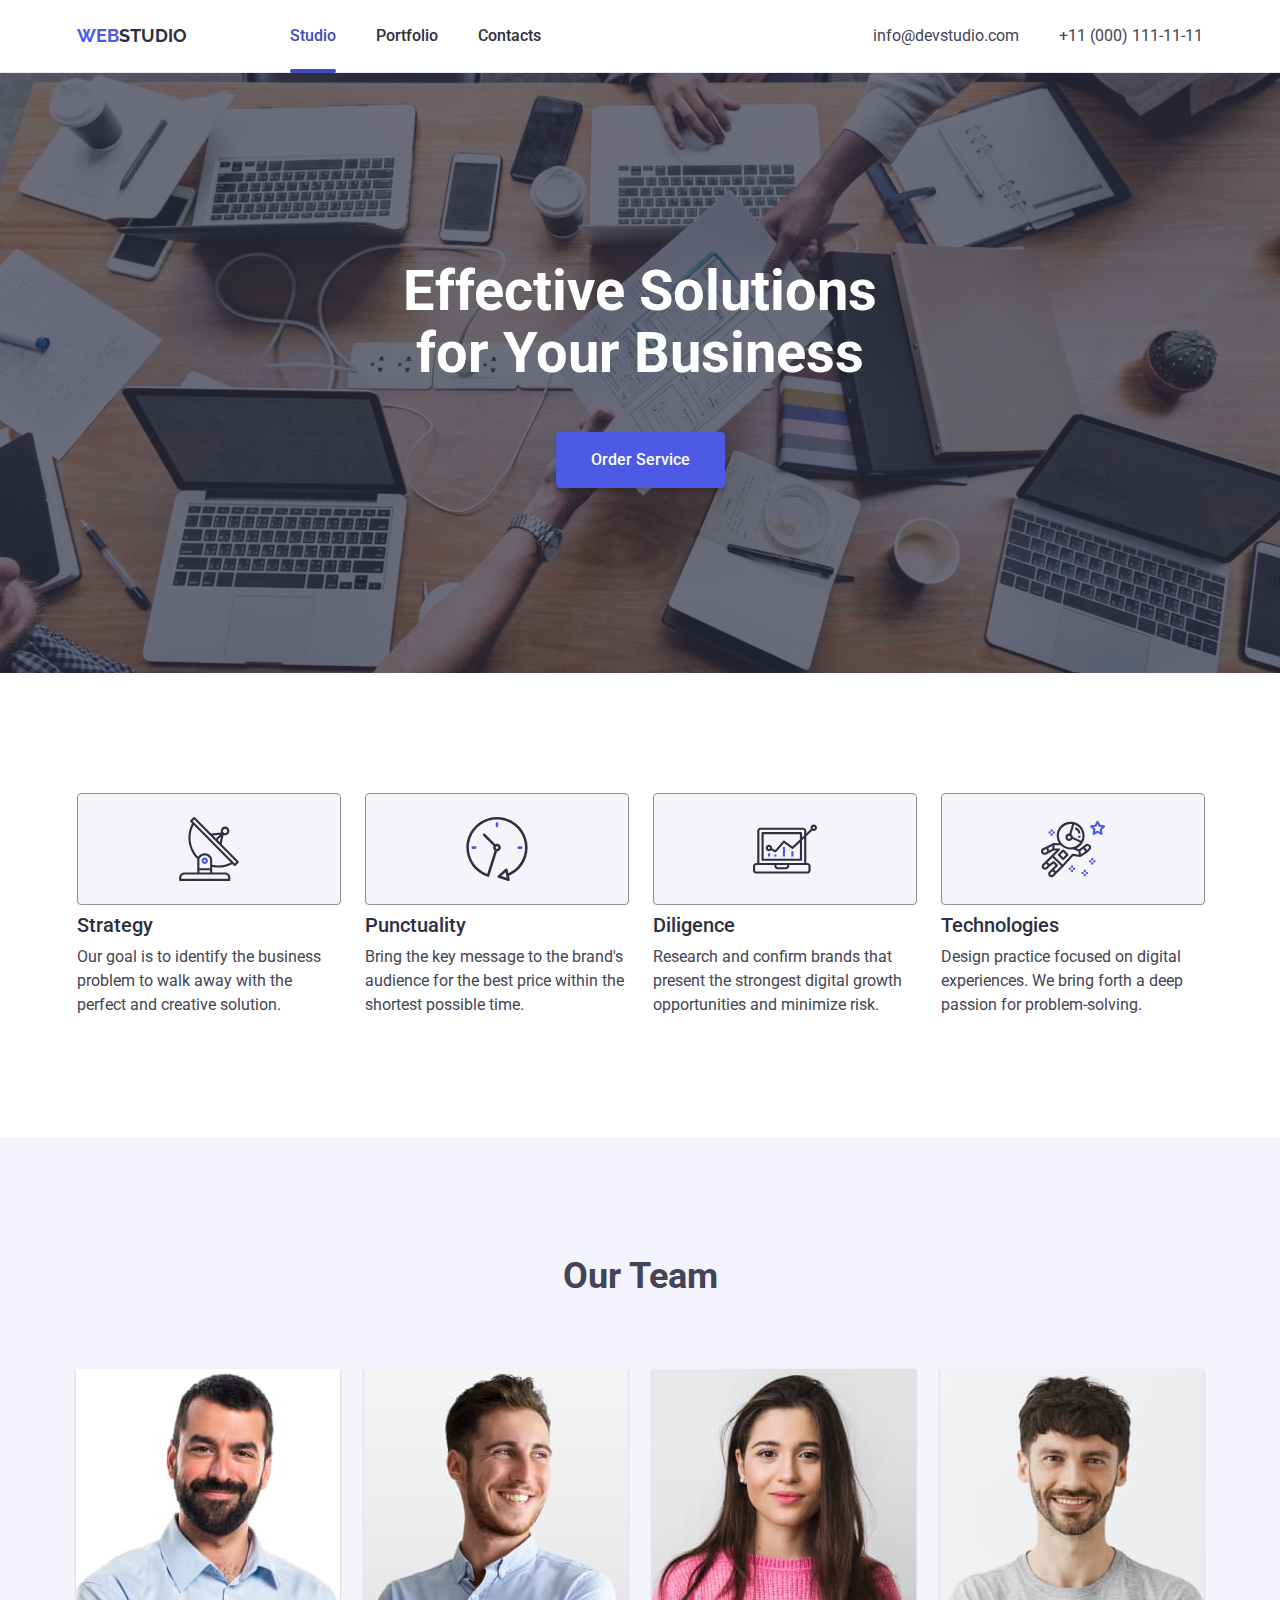
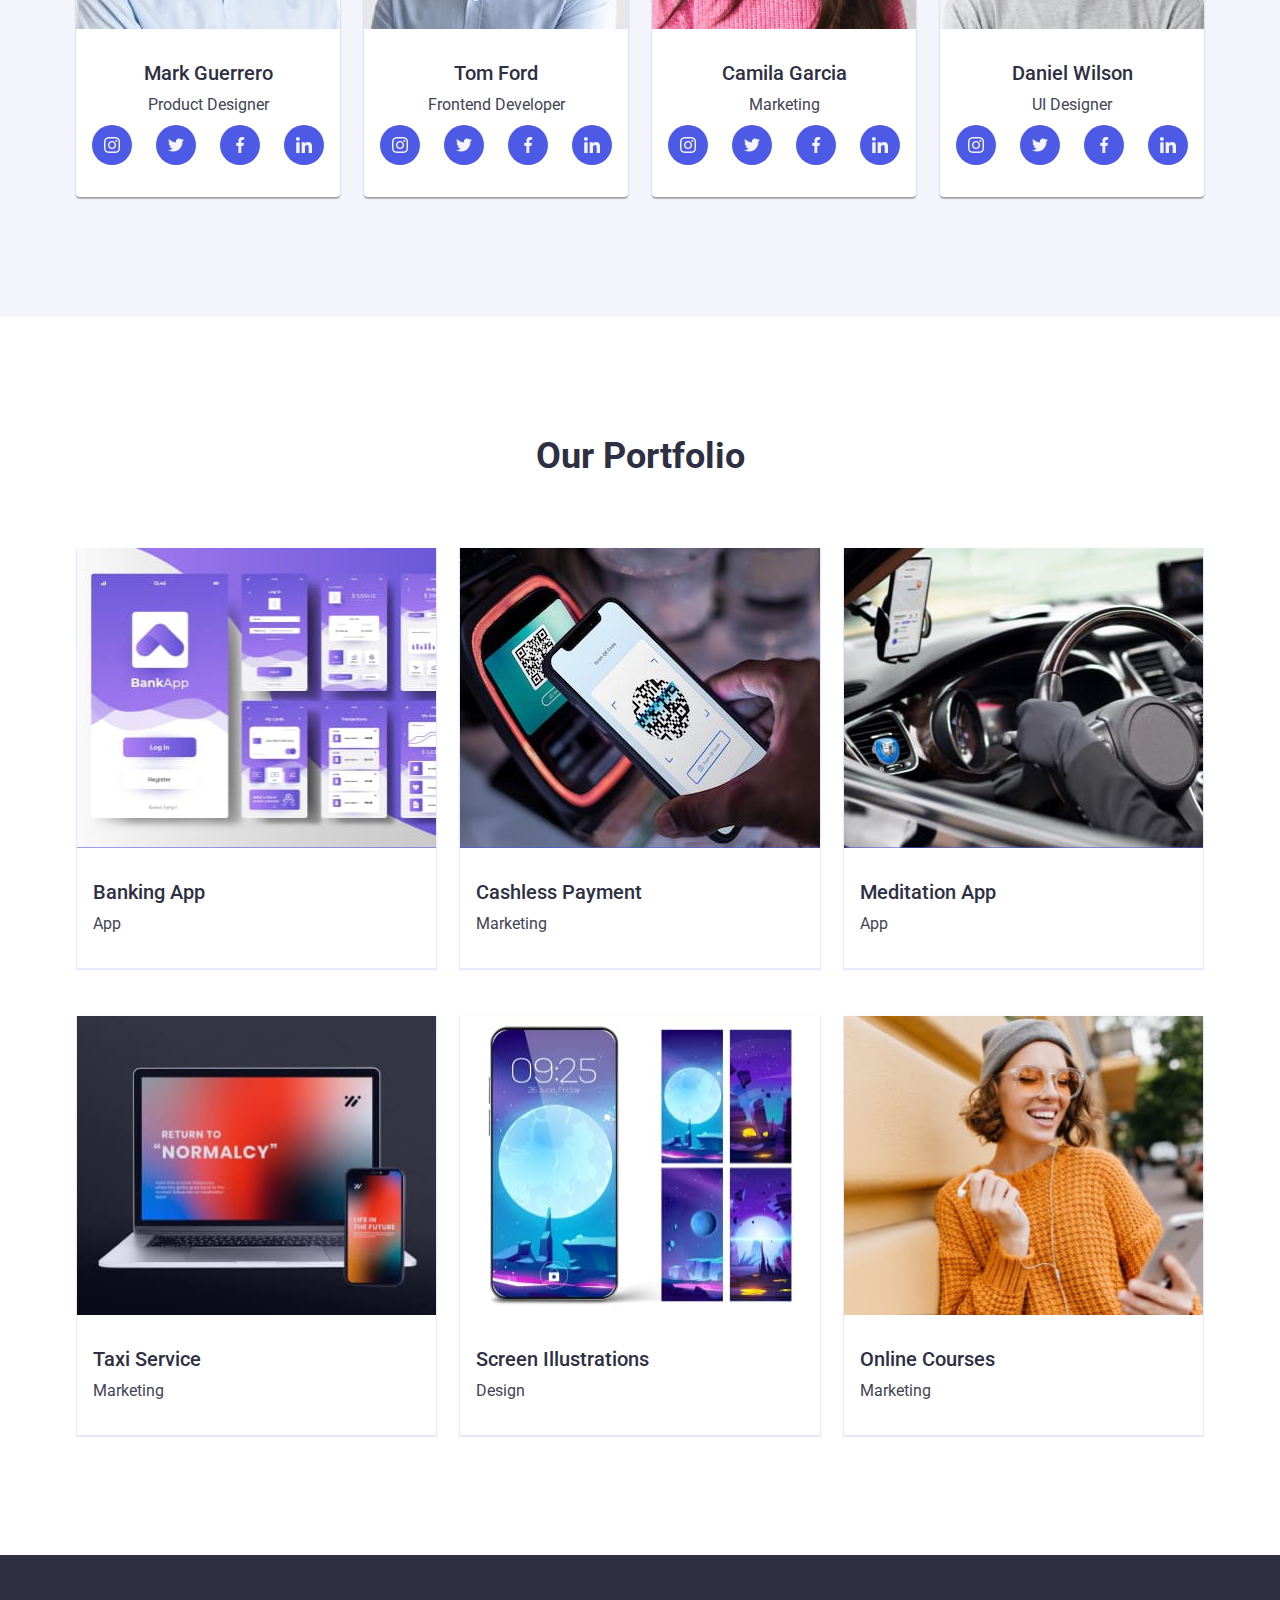
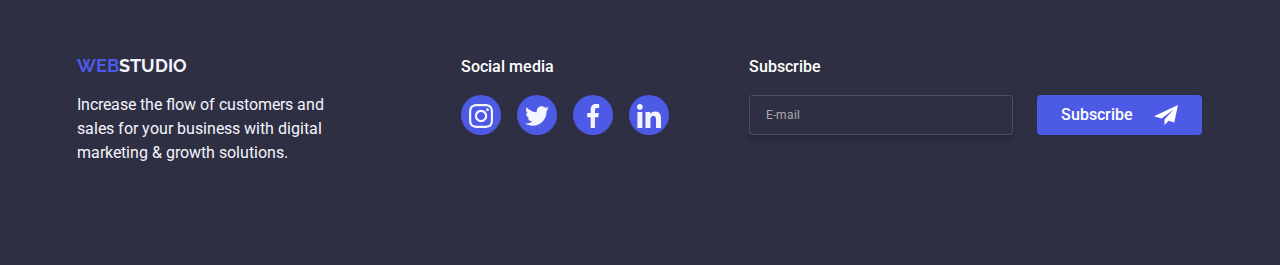
<file: index.html>
<!DOCTYPE html>
<html lang="en">

<head>
    <meta charset="UTF-8">
    <meta name="viewport" content="width=device-width, initial-scale=1.0">
    <title>Portfolio2</title>

    <link rel="preconnect" href="https://fonts.googleapis.com">
    <link rel="preconnect" href="https://fonts.gstatic.com" crossorigin>
    <link
        href="https://fonts.googleapis.com/css2?family=Raleway:wght@100..900&family=Roboto:wght@400;500;700&display=swap"
        rel="stylesheet">

    <link rel="stylesheet"
        href=" https://cdnjs.cloudflare.com/ajax/libs/modern-normalize/2.0.0/modern-normalize.min.css">

    <link rel="stylesheet" href="./css/style.css">
</head>

<body>

    <!-- header -->
    <header class="header-page">
        <div class="container header-page-nav">
            <a class="header-logo-link" href="/">WEB<span class="header-logo-span">STUDIO</span></a>

            <button class="header-mob-menu-button" type="button" data-menu-button aria-expanded="false"
                aria-controls="header-menu-container">
                <svg class="mob-menu" width="24" height="24" aria-label="switch mobail menu">
                    <use class="mob-menu-icon" href="./images/sprite.svg#icon-open-menu"></use>
                    <use class="mob-menu-icon-close" href="./images/sprite.svg#icon-close-menu"></use>
                </svg>
            </button>

            <div class="header-menu-container" id="header-menu-container" data-menu>
                <nav class="header-nav">
                    <ul class="header-nav-list">
                        <li class="header-nav-item"><a href="#studio" class="header-nav-link current-page">Studio</a>
                        </li>
                        <li class="header-nav-item"><a href="#portfolio" class="header-nav-link">Portfolio</a></li>
                        <li class="header-nav-item"><a href="#contacts" class="header-nav-link">Contacts</a></li>
                    </ul>
                </nav>

                <ul class="header-contact">
                    <li class="header-contact-mail">
                        <a class="header-contact-link" href="mailto:info@devstudio.com">info@devstudio.com</a>
                    </li>
                    <li class="header-contact-tel">
                        <a class="header-contact-link" href="tel:+11(000)1111111">+11 (000) 111-11-11</a>
                    </li>
                </ul>
                <!-- header-social -->
                <ul class=" header-social ">
                    <li>
                        <a>​​
                            <div class=" header-social-item ">
                                <svg width=" 16 " height=" 16 ">
                                    <use href=" ./images/symbol-defs.svg#icon-instagram ">
                                    </use>
                                </svg>
                            </div>
                        </a>

                    </li>
                    <li>
                        <a>​​
                            <div class=" header-social-item ">
                                <svg width=" 16 " height=" 16 ">
                                    <use href=" ./images/symbol-defs.svg#icon-twitter ">
                                    </use>
                                </svg>
                            </div>
                        </a>
                    </li>
                    <li>
                        <a>​​
                            <div class=" header-social-item ">
                                <svg width=" 16 " height=" 16 ">
                                    <use href=" ./images/symbol-defs.svg#icon-facebook ">
                                    </use>
                                </svg>
                            </div>
                        </a>
                    </li>
                    <li>
                        <a>​​
                            <div class=" header-social-item ">
                                <svg width=" 16 " height=" 16 ">
                                    <use href=" ./images/symbol-defs.svg#icon-linkedin ">
                                    </use>
                                </svg>
                            </div>
                        </a>
                    </li>
                </ul>

            </div>

        </div>
    </header>

    <!-- main -->
    <main>
        <!-- Hero -->

        <!-- Order Service -->
        <section class="section-order-service section">
            <div class="container">
                <h1 class="order-service-title">Effective Solutions<br>for Your Business</h1>
                <button class="order-service-btn button" data-modal-open type="button">Order Service</button>
            </div>

            <!-- Modal -->
            <div class="order-container-overlay is-hidden" data-modal>
                <form class="order-modal">

                    <button class="order-modal-close" data-modal-close>
                        <svg class="oarder-modal-icon" aria-hidden="true" width="8" height="8">
                            <use href="./images/symbol-defs.svg#icon-close"></use>
                        </svg>
                    </button>

                    <h2 class="order-modal-text">Leave your contacts and we will call you back</h2>

                    <h3 class="order-modal-input-title">Name</h3>
                    <lable class="order-modal-input">
                        <div class="order-icon-position">
                            <input class="order-modal-input-text" aria-hidden="true" type="text" name="userName"
                                autofocus>
                            <svg class="order-modal-input-icon" width="18" height="24">
                                <use href="./images/symbol-defs.svg#icon-person-black"></use>
                            </svg>
                        </div>
                    </lable>

                    <span class="order-modal-input-title">Phone</span>
                    <lable class="order-modal-input">
                        <div class="order-icon-position">
                            <input class="order-modal-input-text" type="text" name="phone">
                            <svg class="order-modal-input-icon" aria-hidden="true" width="18" height="24">
                                <use href="./images/symbol-defs.svg#icon-phone-black"></use>
                            </svg>
                        </div>
                    </lable>

                    <span class="order-modal-input-title">Email</span>
                    <lable class="order-modal-input">
                        <div class="order-icon-position">
                            <input class="order-modal-input-text" type="text" name="email">
                            <svg class="order-modal-input-icon" aria-hidden="true" width="18" height="24">
                                <use href="./images/symbol-defs.svg#icon-email-black"></use>
                            </svg>
                        </div>
                    </lable>

                    <lable class="order-modal-input">
                        <span class="order-modal-input-title">Comment</span>
                        <textarea class="order-modal-textarea-text" name="comment" placeholder="Text input"></textarea>
                    </lable>

                    <div for="checkbox">
                        <label class="order-modal-accept">

                            <input class="order-modal-input-checkbox visually-hidden" type="checkbox" name="checkbox">
                            <svg class="order-modal-checkbox-icon" aria-hidden="true" width="16" height="16">
                                <use href="./images/symbol-defs.svg#icon-square"></use>
                            </svg>

                            <svg class="order-modal-accept-icon icon-check" aria-hidden="true" width="16" height="16">
                                <use href="./images/symbol-defs.svg#icon-check"></use>
                            </svg>

                            <div class="order-modal-box">
                                <span class="order-modal-agre">I accept the terms and conditions of the</span>
                                <a href="" class="modal-order-agre-active">Privacy Policy</a>
                            </div>
                        </label>
                    </div>

                    <button class="order-modal-btn button" type="submit">Send</button>
                </form>
            </div>
        </section>

        <!-- Our advantages -->
        <section class="section">
            <div class="container">
                <h2 class="our-advantage-title visually-hidden">Our advantages</h2>
                <ul class="our-advantage-flex">
                    <li class="our-advantage-wrap">
                        <div class="our-advantage-item">
                            <svg class="our-advantage-icon" width="64" height="64">
                                <use href="./images/symbol-defs.svg#icon-antenna"></use>
                            </svg>
                        </div>
                        <h3 class="our-advantage-heading">Strategy</h3>
                        <p class="our-advantage-text">Our goal is to identify the business
                            problem to walk away with the perfect and creative solution.</p>
                    </li>
                    <li class="our-advantage-wrap">
                        <div class="our-advantage-item">
                            <svg class="our-advantage-icon" width="64" height="64">
                                <use href="./images/symbol-defs.svg#icon-clock" width="64" height="64"></use>
                            </svg>
                        </div>
                        <h3 class="our-advantage-heading">Punctuality</h3>
                        <p class="our-advantage-text">Bring the key message to the brand's audience for the best price
                            within the shortest possible
                            time.</p>
                    </li>
                    <li class="our-advantage-wrap">
                        <div class="our-advantage-item">
                            <svg class="our-advantage-icon" width="64" height="64">
                                <use href="./images/symbol-defs.svg#icon-diagram" width="64" height="64"></use>
                            </svg>
                        </div>
                        <h3 class="our-advantage-heading">Diligence</h3>
                        <p class="our-advantage-text">Research and confirm brands that present the strongest digital
                            growth
                            opportunities and minimize
                            risk.</p>
                    </li>
                    <li class="our-advantage-wrap">
                        <div class="our-advantage-item">
                            <svg class="our-advantage-icon" width="64" height="64">
                                <use href="./images/symbol-defs.svg#icon-astronaut" width="64" height="64"></use>
                            </svg>
                        </div>
                        <h3 class="our-advantage-heading">Technologies</h3>
                        <p class="our-advantage-text">Design practice focused on digital experiences. We bring forth a
                            deep
                            passion for
                            problem-solving.</p>
                    </li>
                </ul>
            </div>
        </section>

        <!-- Our Team -->
        <section class="section-our-team section">
            <div class="container">
                <h2 class="our-team-title">Our Team</h2>
                <ul class="our-team-flex">
                    <li class="our-team-border">
                        <picture>
                            <img class="our-team-img" srcset="
                            ./images/our-team/Mark-Guerrero-264px@1x.jpg 1x, 
                                ./images/our-team/Mark-Guerrero-264px@2x.jpg 2x"
                                src="./images/our-team/Mark-Guerrero-264px@1x.jpg" alt="Product Designer" width="320">
                        </picture>
                        <h3 class="our-team-heading">Mark Guerrero</h3>
                        <p class="our-team-text">Product Designer</p>
                        <ul class="our-team-social">
                            <li>
                                <a class="our-team-social-link">
                                    <div class="our-team-social-item">
                                        <svg class="our-team-social-icon" width="16" height="16">
                                            <use href="./images/symbol-defs.svg#icon-instagram"></use>
                                        </svg>
                                    </div>
                                </a>

                            </li>
                            <li>
                                <a class="our-team-social-link">
                                    <div class="our-team-social-item">
                                        <svg class="our-team-social-icon" width="16" height="16">
                                            <use href="./images/symbol-defs.svg#icon-twitter"></use>
                                        </svg>
                                    </div>
                                </a>
                            </li>
                            <li>
                                <a class="our-team-social-link">
                                    <div class="our-team-social-item">
                                        <svg class="our-team-social-icon" width="16" height="16">
                                            <use href="./images/symbol-defs.svg#icon-facebook"></use>
                                        </svg>
                                    </div>
                                </a>
                            </li>
                            <li>
                                <a class="our-team-social-link">
                                    <div class="our-team-social-item">
                                        <svg class="our-team-social-icon" width="16" height="16">
                                            <use href="./images/symbol-defs.svg#icon-linkedin"></use>
                                        </svg>
                                    </div>
                                </a>
                            </li>
                        </ul>
                    </li>
                    <li class="our-team-border">

                        <picture>
                            <img class="our-team-img" srcset="
                            ./images/our-team/Tom-Ford-264px@1x.jpg 1x,
                            ./images/our-team/Tom-Ford-264px@2x.jpg 2x" src="./images/our-team/Tom-Ford-264px@1x.jpg"
                                alt="Frontend Developer" width="320">
                        </picture>

                        <h3 class="our-team-heading">Tom Ford</h3>
                        <p class="our-team-text">Frontend Developer</p>
                        <ul class="our-team-social">
                            <li>
                                <a class="our-team-social-link">
                                    <div class="our-team-social-item">
                                        <svg class="our-team-social-icon" width="16" height="16">
                                            <use href="./images/symbol-defs.svg#icon-instagram"></use>
                                        </svg>
                                    </div>
                                </a>

                            </li>
                            <li>
                                <a class="our-team-social-link">
                                    <div class="our-team-social-item">
                                        <svg class="our-team-social-icon" width="16" height="16">
                                            <use href="./images/symbol-defs.svg#icon-twitter"></use>
                                        </svg>
                                    </div>
                                </a>
                            </li>
                            <li>
                                <a class="our-team-social-link">
                                    <div class="our-team-social-item">
                                        <svg class="our-team-social-icon" width="16" height="16">
                                            <use href="./images/symbol-defs.svg#icon-facebook"></use>
                                        </svg>
                                    </div>
                                </a>
                            </li>
                            <li>
                                <a class="our-team-social-link">
                                    <div class="our-team-social-item">
                                        <svg class="our-team-social-icon" width="16" height="16">
                                            <use href="./images/symbol-defs.svg#icon-linkedin"></use>
                                        </svg>
                                    </div>
                                </a>
                            </li>
                        </ul>
                    </li>
                    <li class="our-team-border">

                        <picture>
                            <img class="our-team-img" srcset="
                                                    ./images/our-team/Camila-Garcia-264px@1x.jpg 1x,
                                                    ./images/our-team/Camila-Garcia-264px@2x.jpg 2x"
                                src="/images/our-team/Camila-Garcia-264px@1x.jpg" alt="arketing" width="320">
                        </picture>

                        <h3 class="our-team-heading">Camila Garcia</h3>
                        <p class="our-team-text">Marketing</p>
                        <ul class="our-team-social">
                            <li>
                                <a class="our-team-social-link">
                                    <div class="our-team-social-item">
                                        <svg class="our-team-social-icon" width="16" height="16">
                                            <use href="./images/symbol-defs.svg#icon-instagram"></use>
                                        </svg>
                                    </div>
                                </a>

                            </li>
                            <li>
                                <a class="our-team-social-link">
                                    <div class="our-team-social-item">
                                        <svg class="our-team-social-icon" width="16" height="16">
                                            <use href="./images/symbol-defs.svg#icon-twitter"></use>
                                        </svg>
                                    </div>
                                </a>
                            </li>
                            <li>
                                <a class="our-team-social-link">
                                    <div class="our-team-social-item">
                                        <svg class="our-team-social-icon" width="16" height="16">
                                            <use href="./images/symbol-defs.svg#icon-facebook"></use>
                                        </svg>
                                    </div>
                                </a>
                            </li>
                            <li>
                                <a class="our-team-social-link">
                                    <div class="our-team-social-item">
                                        <svg class="our-team-social-icon" width="16" height="16">
                                            <use href="./images/symbol-defs.svg#icon-linkedin"></use>
                                        </svg>
                                    </div>
                                </a>
                            </li>
                        </ul>
                    </li>
                    <li class="our-team-border">

                        <picture>
                            <img class="our-team-img" srcset="
                            ./images/our-team/Daniel-Wilson-264px@1x.jpg 1x,
                            ./images/our-team/Daniel-Wilson-264px@2x.jpg 2x"
                                src="./images/our-team/Daniel-Wilson-264px@1x.jpg" alt="UI Designer" width="320">
                        </picture>

                        <h3 class="our-team-heading">Daniel Wilson</h3>
                        <p class="our-team-text">UI Designer</p>
                        <ul class="our-team-social">
                            <li>
                                <a class="our-team-social-link">
                                    <div class="our-team-social-item">
                                        <svg class="our-team-social-icon" width="16" height="16">
                                            <use href="./images/symbol-defs.svg#icon-instagram"></use>
                                        </svg>
                                    </div>
                                </a>

                            </li>
                            <li>
                                <a class="our-team-social-link">
                                    <div class="our-team-social-item">
                                        <svg class="our-team-social-icon" width="16" height="16">
                                            <use href="./images/symbol-defs.svg#icon-twitter"></use>
                                        </svg>
                                    </div>
                                </a>
                            </li>
                            <li>
                                <a class="our-team-social-link">
                                    <div class="our-team-social-item">
                                        <svg class="our-team-social-icon" width="16" height="16">
                                            <use href="./images/symbol-defs.svg#icon-facebook"></use>
                                        </svg>
                                    </div>
                                </a>
                            </li>
                            <li>
                                <a class="our-team-social-link">
                                    <div class="our-team-social-item">
                                        <svg class="our-team-social-icon" width="16" height="16">
                                            <use href="./images/symbol-defs.svg#icon-linkedin"></use>
                                        </svg>
                                    </div>
                                </a>
                            </li>
                        </ul>
                    </li>
                </ul>
            </div>
        </section>

        <!-- Our portfolio -->
        <section class="section">
            <div class="container">
                <h2 id="portfolio" class="our-portfolio-title">Our Portfolio</h2>

                <ul class="our-portfolio-flex">
                    <li class="our-portfolio-border">
                        <a class="our-portfolio-shadow" href="">
                            <div class="our-portfolio-img-overlay">

                                <picture>
                                    <source srcset="
                                        ./images/our-portfolio/Banking-App-288px@x1.jpg 1x,
                                        ./images/our-portfolio/Banking-App-288px@x2.jpg 2x
                                            " media="(max-width: 767px)">

                                    <source srcset="
                                        ./images/our-portfolio/Banking-App-356px@x1.jpg 1x,
                                        ./images/our-portfolio/Banking-App-356px@x2.jpg 2x
                                        " media="(max-width: 1157px)">

                                    <source srcset="
                                        ./images/our-portfolio/Banking-App-360px@x1.jpg 1x,
                                        ./images/our-portfolio/Banking-App-360px@x2.jpg 2x
                                        " media="(min-width:1158px)">

                                    <img class=" our-portfolio-img"
                                        src="./images/our-portfolio/Banking-App-288px@x1.jpg" alt="Banking App">
                                </picture>

                                <p class="our-portfolio-overlay">
                                    14 Stylish and User-Friendly App Design Concepts
                                    · Task Manager App
                                    · Calorie
                                    Tracker App ·
                                    Exotic Fruit Ecommerce App ·
                                    Cloud Storage App
                                </p>
                            </div>

                            <div class="our-portfolio-img-overlay">
                                <h3 class="our-portfolio-heading">Banking App</h3>
                                <p class="our-portfolio-text">App</p>
                            </div>
                        </a>
                    </li>
                    <li class="our-portfolio-border">
                        <a class="our-portfolio-shadow" href="">
                            <div class="our-portfolio-img-overlay">

                                <picture>
                                    <source srcset="
                                        ./images/our-portfolio/Cashless-Payment-288px@x1.jpg 1x,
                                        ./images/our-portfolio/Cashless-Payment-288px@x2.jpg 2x
                                         " media="(max-width: 767px)">

                                    <source srcset="
                                        ./images/our-portfolio/Cashless-Payment-356px@x1.jpg 1x,
                                        ./images/our-portfolio/Cashless-Payment-356px@x2.jpg 2x
                                        " media="(max-width: 1157px)">

                                    <source srcset="
                                        ./images/our-portfolio/Cashless-Payment-360px@x1.jpg 1x,
                                        ./images/our-portfolio/Cashless-Payment-360px@x2.jpg 2x
                                        " media="(min-width:1158px)">

                                    <img class=" our-portfolio-img"
                                        src="./images/our-portfolio/Cashless-Payment-288px@x1.jpg"
                                        alt="Cashless Payment">
                                </picture>

                                <p class="our-portfolio-overlay">
                                    14 Stylish and User-Friendly App Design Concepts
                                    · Task Manager App
                                    · Calorie
                                    Tracker App ·
                                    Exotic Fruit Ecommerce App ·
                                    Cloud Storage App
                                </p>
                            </div>

                            <div class="our-portfolio-img-overlay">
                                <h3 class="our-portfolio-heading">Cashless Payment</h3>
                                <p class="our-portfolio-text">Marketing</p>
                            </div>
                        </a>
                    </li>
                    <li class="our-portfolio-border">
                        <a class="our-portfolio-shadow" href="">
                            <div class="our-portfolio-img-overlay">

                                <picture>
                                    <source srcset="
                                        ./images/our-portfolio/Meditation-App-288px@x1.jpg 1x,
                                        ./images/our-portfolio/Meditation-App-288px@x2.jpg 2x
                                         " media="(max-width: 767px)">

                                    <source srcset="
                                        ./images/our-portfolio/Taxi-Service-356px@x1.jpg 1x,
                                        ./images/our-portfolio/Taxi-Service-356px@x2.jpg 2x
                                        " media="(max-width: 1157px)">

                                    <source srcset="
                                        ./images/our-portfolio/Taxi-Service-360px@x1.jpg 1x,
                                        ./images/our-portfolio/Taxi-Service-360px@x2.jpg 2x
                                        " media="(min-width:1158px)">

                                    <img class="our-portfolio-img"
                                        src="./images/our-portfolio/Meditation-App-288px@x1.jpg" alt="Meditation App">
                                </picture>

                                <p class="our-portfolio-overlay">
                                    14 Stylish and User-Friendly App Design Concepts
                                    · Task Manager App
                                    · Calorie
                                    Tracker App ·
                                    Exotic Fruit Ecommerce App ·
                                    Cloud Storage App
                                </p>
                            </div>

                            <div class="our-portfolio-img-overlay">
                                <h3 class="our-portfolio-heading">Meditation App</h3>
                                <p class="our-portfolio-text">App</p>
                            </div>
                        </a>
                    </li>
                    <li class="our-portfolio-border">
                        <a class="our-portfolio-shadow" href="">
                            <div class="our-portfolio-img-overlay">

                                <picture>
                                    <source srcset="
                                        ./images/our-portfolio/Taxi-Service-288px@x1.jpg 1x,
                                        ./images/our-portfolio/Taxi-Service-288px@x2.jpg 2x
                                         " media="(max-width: 767px)">

                                    <source srcset="
                                        ./images/our-portfolio/Meditation-App-356px@x1.jpg 1x,
                                        ./images/our-portfolio/Meditation-App-356px@x2.jpg 2x
                                        " media="(max-width: 1157px)">

                                    <source srcset="
                                        ./images/our-portfolio/Meditation-App-360px@x1.jpg 1x,
                                        ./images/our-portfolio/Meditation-App-360px@x2.jpg 2x
                                        " media="(min-width:1158px)">

                                    <img class="our-portfolio-img"
                                        src="./images/our-portfolio/Taxi-Service-288px@x1.jpg" alt="Taxi Service">
                                </picture>

                                <p class="our-portfolio-overlay">
                                    14 Stylish and User-Friendly App Design Concepts
                                    · Task Manager App
                                    · Calorie
                                    Tracker App ·
                                    Exotic Fruit Ecommerce App ·
                                    Cloud Storage App
                                </p>
                            </div>

                            <div class="our-portfolio-img-overlay">
                                <h3 class="our-portfolio-heading">Taxi Service</h3>
                                <p class="our-portfolio-text">Marketing</p>
                            </div>
                        </a>
                    </li>
                    <li class="our-portfolio-border">
                        <a class="our-portfolio-shadow" href="">
                            <div class="our-portfolio-img-overlay">

                                <picture>
                                    <source srcset="
                                            ./images/our-portfolio/Screen-Illustrations-288px@x1.jpg 1x,
                                            ./images/our-portfolio/Screen-Illustrations-288px@x2.jpg 2x
                                             " media="(max-width: 767px)">

                                    <source srcset="
                                            ./images/our-portfolio/Screen-Illustrations-356px@x1.jpg 1x,
                                            ./images/our-portfolio/Screen-Illustrations-356px@x2.jpg 2x
                                            " media="(max-width: 1157px)">

                                    <source srcset="
                                            ./images/our-portfolio/Screen-Illustrations-360px@x1.jpg 1x,
                                            ./images/our-portfolio/Screen-Illustrations-360px@x2.jpg 2x
                                            " media="(min-width:1158px)">

                                    <img class="our-portfolio-img"
                                        src="./images/our-portfolio/Screen-Illustrations-288px@x1.jpg"
                                        alt="Screen Illustrations">
                                </picture>

                                <p class="our-portfolio-overlay">
                                    14 Stylish and User-Friendly App Design Concepts
                                    · Task Manager App
                                    · Calorie
                                    Tracker App ·
                                    Exotic Fruit Ecommerce App ·
                                    Cloud Storage App
                                </p>
                            </div>

                            <div class="our-portfolio-img-overlay">
                                <h3 class="our-portfolio-heading">Screen Illustrations</h3>
                                <p class="our-portfolio-text">Design</p>
                            </div>
                        </a>
                    </li>
                    <li class="our-portfolio-border">
                        <a class="our-portfolio-shadow" href="">
                            <div class="our-portfolio-img-overlay">

                                <picture>
                                    <source srcset="
                                            ./images/our-portfolio/Online-Courses-288px@x1.jpg 1x,
                                            ./images/our-portfolio/Online-Courses-288px@x2.jpg 2x
                                             " media="(max-width: 767px)"">

                                    <source srcset=" ./images/our-portfolio/Online-Courses-356px@x1.jpg 1x,
                                        ./images/our-portfolio/Online-Courses-356px@x2.jpg 2x " media=" (max-width:
                                        1157px)">

                                    <source srcset="
                                            ./images/our-portfolio/Online-Courses-360px@x1.jpg 1x,
                                            ./images/our-portfolio/Online-Courses-360px@x2.jpg 2x
                                            " media="(min-width:1158px)"">

                                    <img class=" our-portfolio-img"
                                        src="./images/our-portfolio/Online-Courses-288px@x1.jpg" alt="Online Courses">
                                </picture>

                                <p class="our-portfolio-overlay">
                                    14 Stylish and User-Friendly App Design Concepts
                                    · Task Manager App
                                    · Calorie
                                    Tracker App ·
                                    Exotic Fruit Ecommerce App ·
                                    Cloud Storage App
                                </p>
                            </div>

                            <div class="our-portfolio-img-overlay">
                                <h3 class="our-portfolio-heading">Online Courses</h3>
                                <p class="our-portfolio-text">Marketing</p>
                            </div>
                        </a>
                    </li>
                </ul>
            </div>
        </section>
    </main>

    <!-- footer -->
    <footer class="footer">
        <!-- logo -->
        <div class="container footer-wrapper">

            <div class="fotter-logo-wrapper">
                <a class="footer-logo-link" href="/">WEB<span class="footer-logo-span">STUDIO</span></a>
                <p class="footer-text">
                    Increase the flow of customers and sales for your business with
                    digital marketing & growth solutions.
                </p>
            </div>

            <!-- Social link -->
            <div class="footer-social-media">
                <h2 class="footer-social-title">Social media</h2>
                <ul class="footer-social-flex">
                    <li>
                        <a class="footer-social-link">
                            <div class="footer-social-item">
                                <svg class="footer-social-icon" width="24" height="24">
                                    <use href="./images/symbol-defs.svg#icon-instagram"></use>
                                </svg>
                            </div>
                        </a>

                    </li>
                    <li>
                        <a class="footer-social-link">
                            <div class="footer-social-item">
                                <svg class="footer-social-icon" width="24" height="24">
                                    <use href="./images/symbol-defs.svg#icon-twitter"></use>
                                </svg>
                            </div>
                        </a>
                    </li>
                    <li>
                        <a class="footer-social-link">
                            <div class="footer-social-item">
                                <svg class="footer-social-icon" width="24" height="24">
                                    <use href="./images/symbol-defs.svg#icon-facebook"></use>
                                </svg>
                            </div>
                        </a>
                    </li>
                    <li>
                        <a class="footer-social-link">
                            <div class="footer-social-item">
                                <svg class="footer-social-icon" width="24" height="24">
                                    <use href="./images/symbol-defs.svg#icon-linkedin"></use>
                                </svg>
                            </div>
                        </a>
                    </li>
                </ul>
            </div>

            <div>
                <form class="footer-form">
                    <label class="footer-lable">
                        <p class="footer-form-text">Subscribe</p>
                        <input class="footer-input-text" type="email" name="email" placeholder="E-mail">
                    </label>

                    <div class="footer-btn-wrap">
                        <svg class="footer-icon-send" aria-hidden="true" width="24" height="24">
                            <use href="./images/symbol-defs.svg#icon-icon-send"></use>
                        </svg>
                        <button class="footer-btn" type="submit">Subscribe</button>
                    </div>
                </form>
            </div>


        </div>


    </footer>

    <script src="./js/modal.js"></script>
    <script src="./js/mobile-menu.js"></script>

</body>

</html>
</file>
<file: css/style.css>
body {
  font-family: 'Roboto', 'Raleway', sans-serif;
  font-weight: 400;
  font-size: 16px;
  line-height: 1.5;

  color: #434455;
  background-color: #ffffff;
}

/* remove the page scroll when the modal is open */

body.modal-open {
  overflow: hidden;
}

/* normalize */
h2,
h3,
h4,
h5,
h6,
p {
  margin-top: 0;
  margin-bottom: 0;
}

ul,
ol {
  list-style-type: none;
  margin-top: 0;
  margin-bottom: 0;
  padding-left: 0;
}

a {
  text-decoration: none;
}

img {
  display: block;
  max-width: 100%;
  height: auto;
}

/* hidden */

.visually-hidden {
  position: absolute;
  width: 1px;
  height: 1px;
  margin: -1px;
  border: 0;
  padding: 0;

  white-space: nowrap;
  clip-path: inset(100%);
  clip: rect(0 0 0 0);
  overflow: hidden;
}

/* section */

.section {
  padding-top: 120px;
  padding-bottom: 120px;

  @media screen and (max-width: 1157px) {
    padding-top: 96px;
    padding-bottom: 96px;
  }
}

/* container */

.container {
  padding-left: 16px;
  padding-right: 16px;
  margin-left: auto;
  margin-right: auto;

  @media screen and (min-width: 320px) {
    width: 320px;
  }

  @media screen and (min-width: 768px) {
    width: 768px;
  }

  @media screen and (min-width: 1158px) {
    width: 1158px;
  }
}

/* button */

.button {
  width: 169px;
  height: 56px;
  gap: 10px;
  color: #ffffff;
  background-color: #4d5ae5;
  border-radius: 4px;
  padding-top: 16px;
  padding-right: 32px;
  padding-bottom: 16px;
  padding-left: 32px;
  border: none;
  cursor: pointer;

  box-shadow: 0 4px 4px 0 rgba(0, 0, 0, 0.15);
  transition-duration: 250ms;
  transition-timing-function: cubic-bezier(0.4, 0, 0.2, 1);
}

.button:hover,
.button:focus {
  background-color: #404bbf;
  box-shadow: 0px 3px 1px rgba(0, 0, 0, 0.1), 0px 1px 2px rgba(0, 0, 0, 0.08),
    0px 2px 2px rgba(0, 0, 0, 0.12);
}

/* <!-- header --> */

.header-page {
  position: relative;
  border-bottom: 1px solid #e7e9fc;

  @media screen and (max-width: 767px) {
    min-height: 56px;
    display: flex;
    align-items: center;
  }
}

.header-page-nav {
  display: flex;
  align-items: center;
  justify-content: space-between;
}

.header-logo-link {
  font-family: 'Raleway';
  font-weight: 700;
  font-size: 18px;
  line-height: 1.2;
  color: #4d5ae5;
}

.header-logo-span {
  color: #2e2f42;

  @media screen and (max-width: 1157px) {
    margin-right: 120px;
  }

  @media screen and (min-width: 1158px) {
    margin-right: 76px;
  }
}

/* menu mobil header*/

.header-mob-menu-button {
  display: inline-flex;
  margin: 0;
  padding: 0;
  border: none;
  background-color: transparent;
  cursor: pointer;

  @media screen and (min-width: 767px) {
    display: none;
  }
}

.mob-menu {
  z-index: 999;
}

.header-mob-menu-button .mob-menu-icon-close {
  display: none;
}

.header-mob-menu-button.is-open .mob-menu-icon-close {
  display: block;
}

.header-mob-menu-button.is-open .mob-menu-icon {
  display: none;
}

.header-menu-container {
  display: flex;
  align-items: center;
  justify-content: flex-end;
  background-color: #fff;

  @media screen and (max-width: 767px) {
    display: none;
    position: fixed;
    top: 0;
    left: 0;
    width: 100vw;
    height: 100vh;

    padding-top: 72px;
    padding-left: 16px;
    padding-right: 24px;
    padding-bottom: 40px;
    overflow: auto;

    &.is-open {
      display: block;
    }
  }
}

.header-nav-list {
  font-weight: 500;
  color: #2e2f42;

  display: flex;

  @media screen and (max-width: 767px) {
    font-family: 'Roboto', sans-serif;
    font-weight: 700;
    font-size: 36px;
    line-height: 1.1;

    align-items: flex-start;
    justify-content: flex-start;
    flex-direction: column;
    gap: 40px;

    margin-bottom: 168px;
  }

  @media screen and (min-width: 768px) {
    margin-right: 121px;
  }

  @media screen and (min-width: 1158px) {
    margin-right: 332px;
  }
}

.header-nav-item:not(:last-child) {
  margin-right: 40px;
}

.header-nav-link {
  color: #2e2f42;

  @media screen and (min-width: 768px) {
    position: relative;
    display: flex;
    flex-direction: column;
    padding-top: 24px;
    padding-bottom: 24px;
  }
}

.header-nav-link:hover,
.header-nav-link:active {
  color: #404bbf;
}

.current-page {
  color: #404bbf;
}

@media screen and (min-width: 768px) {
  .header-nav-link.current-page::after {
    position: absolute;
    display: block;
    content: '';
    width: 100%;
    height: 4px;
    border-radius: 2px;
    background-color: #404bbf;
    bottom: 0;
    left: 0;
    margin-bottom: -1px;
  }
}

.header-contact {
  display: flex;

  @media screen and (max-width: 767px) {
    font-weight: 500;
    font-size: 20px;

    align-items: flex-start;
    justify-content: flex-start;
    flex-direction: column-reverse;

    margin-bottom: 48px;
    color: #4d5ae5;
  }

  @media screen and (min-width: 768px) {
    font-size: 12px;
    flex-direction: column;
  }

  @media screen and (min-width: 1158px) {
    font-size: 16px;
    flex-direction: row;
  }
}

.header-contact-tel .header-contact-link {
  @media screen and (max-width: 767px) {
    color: #4d5ae5;
  }
}

.header-contact-tel {
  @media screen and (max-width: 767px) {
    margin-bottom: 24px;
  }
}

.header-contact-link {
  font-family: 'Roboto';
  color: #434455;
}

.header-contact-link:hover,
.header-contact-link:active {
  color: #404bbf;
  transition: color 250ms cubic-bezier(0.4, 0, 0.2, 1);
}

.header-contact-mail {
  @media screen and (min-width: 768px) and (max-width: 1157px) {
    margin-bottom: 12px;
  }

  @media screen and (min-width: 1158px) {
    margin-right: 40px;
  }
}

.header-social {
  display: none;
  @media screen and (max-width: 767px) {
    display: flex;
    gap: 40px;
  }
}

.header-social-item {
  display: flex;
  justify-content: center;
  align-items: center;
  cursor: pointer;

  height: 40px;
  width: 40px;

  border-radius: 50%;
  background-color: #404bbf;
}

/* <!-- main --> */

/* <!-- Order Service --> */

/* Hero */
.section-order-service {
  margin-left: auto;
  margin-right: auto;
  text-align: center;
  background-color: #2e2f42;

  max-width: 320px;
  max-height: 432px;

  padding-top: 72px;
  padding-bottom: 72px;

  background-image: linear-gradient(
      to right,
      rgba(46, 47, 66, 0.7),
      rgba(46, 47, 66, 0.7)
    ),
    url('../images/hero/hero-dark-bg-320@x1.jpg');
  background-size: 320px 432px;

  background-repeat: no-repeat;
  background-size: cover;
  background-position: center;
}

@media (min-device-pixel-ratio: 2),
  (min-resolution: 192dpi),
  (min-resolution: 2dppx) {
  .section-order-service {
    background-image: linear-gradient(
        to right,
        rgba(46, 47, 66, 0.7),
        rgba(46, 47, 66, 0.7)
      ),
      url('../images/hero/hero-dark-bg-320@x2.jpg');
  }
}

@media screen and (min-width: 576px) {
  .section-order-service {
    max-width: 768px;
    max-height: 436px;

    padding-bottom: 112px;

    background-image: linear-gradient(
        to right,
        rgba(46, 47, 66, 0.7),
        rgba(46, 47, 66, 0.7)
      ),
      url('../images/hero/hero-dark-bg-768@x1.jpg');
  }
  @media (min-device-pixel-ratio: 2),
    (min-resolution: 192dpi),
    (min-resolution: 2dppx) {
    .section-order-service {
      background-image: linear-gradient(
          to right,
          rgba(46, 47, 66, 0.7),
          rgba(46, 47, 66, 0.7)
        ),
        url('../images/hero/hero-dark-bg-768@x2.jpg');
    }
  }
}

@media screen and (min-width: 992px) {
  .section-order-service {
    max-width: 1440px;
    max-height: 600px;

    padding-top: 188px;
    padding-bottom: 188px;

    background-image: linear-gradient(
        to right,
        rgba(46, 47, 66, 0.7),
        rgba(46, 47, 66, 0.7)
      ),
      url('../images/hero/hero-dark-bg-1140@x1.jpg');
  }
  @media (min-device-pixel-ratio: 2),
    (min-resolution: 192dpi),
    (min-resolution: 2dppx) {
    .section-order-service {
      background-image: linear-gradient(
          to right,
          rgba(46, 47, 66, 0.7),
          rgba(46, 47, 66, 0.7)
        ),
        url('../images/hero/hero-dark-bg-1140@x2.jpg');
    }
  }
}

.order-service-title {
  font-family: 'Roboto';
  font-weight: 700;
  font-size: 56px;
  color: #ffffff;
  line-height: 1.1;

  margin-top: 0;
  margin-bottom: 48px;

  @media screen and (max-width: 767px) {
    font-size: 36px;
    padding-left: 2px;
    margin-bottom: 72px;
  }
}

.order-service-btn {
  font-family: inherit;
  font-weight: 500;
  color: #ffffff;
  background-color: #4d5ae5;
  border: none;
}

/* order modal */

.order-modal-close {
  position: absolute;
  display: flex;
  align-self: flex-end;

  width: 24px;
  height: 24px;
  border-radius: 50%;
  margin-bottom: 24px;

  outline: none;
  cursor: pointer;

  background-color: rgba(231, 233, 252, 1);
  border: 1px solid rgba(0, 0, 0, 0.1);
  transition: background-color 250ms cubic-bezier(0.4, 0, 0.2, 1);
}

.oarder-modal-icon {
  display: block;
  position: absolute;
  top: 7px;
  right: 7px;

  transition-duration: 250ms;
  transition-timing-function: cubic-bezier(0.4, 0, 0.2, 1);
}

.order-modal-close:hover,
.order-modal-close:focus {
  fill: #fff;
  background-color: #404bbf;
  transition: background-color 250ms cubic-bezier(0.4, 0, 0.2, 1);
}

.order-icon-position {
  position: relative;
}

.order-modal-input-icon {
  position: absolute;
  top: 8px;
  left: 16px;
}

.order-modal-text {
  font-family: 'Roboto';
  font-weight: 500;
  font-size: 16px;
  line-height: 1.5;

  color: #2e2f42;
  margin-right: auto;
  margin-left: auto;
  margin-top: 48px;
  margin-bottom: 16px;
}

.order-modal-input-title {
  display: flex;
  align-self: flex-start;
  font-size: 12px;
  line-height: 1.5;
  color: #8e8f99;
  margin-bottom: 4px;
}

.order-modal-input-text {
  position: inherit;
  width: 360px;
  height: 40px;
  color: #2e2f42;
  border-radius: 4px;
  border: 1px solid rgba(46, 47, 66, 0.4);
  margin-bottom: 8px;
  padding-left: 40px;
  padding-right: 16px;

  transition-duration: 250ms;
  transition-timing-function: cubic-bezier(0.4, 0, 0.2, 1);

  outline: none;

  @media screen and (max-width: 767px) {
    max-width: 256px;
  }
}

.order-modal-input-text:focus {
  border: 2px solid #4d5ae5;
}

.order-modal-input-text:focus + .order-modal-input-icon {
  fill: #4d5ae5;
}

.order-modal-textarea-text:focus {
  border: 2px solid #4d5ae5;
}

.order-modal-input-text:placeholder-shown {
  border-color: #4d5ae5;
}

.order-modal-textarea-text {
  font-family: inherit;
  line-height: inherit;
  font-size: 12px;

  resize: none;
  width: 360px;
  height: 120px;
  color: #2e2f42;
  border-radius: 4px;
  border: 1px solid rgba(46, 47, 66, 0.4);
  padding-left: 16px;
  padding-top: 8px;
  padding-right: 16px;
  padding-bottom: 8px;

  transition-duration: 250ms;
  transition-timing-function: cubic-bezier(0.4, 0, 0.2, 1);

  outline: none;

  @media screen and (max-width: 767px) {
    max-width: 256px;
  }
}

.order-modal-accept {
  position: inherit;
  display: flex;
  align-items: center;
  margin-bottom: 24px;
}

.order-modal-input-checkbox {
  appearance: none;
}

.order-modal-checkbox-icon {
  fill: #8e8f99;
  border-radius: 2px;
}

.icon-check {
  position: absolute;
  fill: #ffffff;
  background: #404bbf;
  border: 0.2px solid #404bbf;
  border-radius: 2px;
  opacity: 0;
  transition: opacity 250ms cubic-bezier(0.4, 0, 0.2, 1);
}

.order-modal-input-checkbox:checked ~ .icon-check {
  opacity: 1;
}

.order-modal-box {
  display: flex;
  align-items: center;
  justify-content: flex-start;
  flex-wrap: wrap;
}

.order-modal-agre {
  display: inline-block;
  font-family: inherit;
  font-size: 12px;
  line-height: inherit;
  color: rgba(142, 143, 153, 1);
  margin-left: 8px;
  margin-right: 6px;
}

.modal-order-agre-active {
  display: inline-block;
  font-family: inherit;
  font-size: 12px;
  text-decoration: underline;
  color: #4d5ae5;

  @media screen and (max-width: 767px) {
    margin-left: 8px;
  }
}

.order-container-overlay {
  display: flex;
  justify-content: center;
  align-items: center;
  position: fixed;
  top: 0;
  left: 0;
  width: 100%;
  height: 100%;
  margin-left: auto;
  margin-right: auto;
  z-index: 999;

  opacity: 1;

  transition: opacity 250ms cubic-bezier(0.4, 0, 0.2, 1);

  background-image: linear-gradient(
    to right,
    rgba(46, 47, 66, 0.7),
    rgba(46, 47, 66, 0.7)
  );
}

.order-container-overlay.is-hidden {
  opacity: 0;
  pointer-events: none;
}

.order-container-overlay.is-hidden .order-modal {
  transform: translate(-50%, -50%) scale(3);
}

.order-modal {
  display: flex;
  flex-direction: column;

  background-color: #fcfcfc;
  border-radius: 4px;
  box-shadow: 0 4px 4px 0 rgba(0, 0, 0, 0.15);

  transition-duration: 250ms;
  transition-timing-function: cubic-bezier(0.4, 0, 0.2, 1);

  @media screen and (max-width: 767px) {
    max-width: 288px;
    height: 623px;
    padding: 24px 16px;
  }

  @media screen and (min-width: 768px) {
    max-width: 408px;
    height: 584px;
    padding: 24px;
  }
}

.order-modal-btn {
  margin-left: auto;
  margin-right: auto;
}

/* <!-- Our advantages --> */

.our-advantage-title {
  text-align: center;
}

.our-advantage-item {
  display: flex;
  justify-content: center;
  align-items: center;
  margin-bottom: 8px;

  width: 264px;
  height: 112px;

  background-color: #f5f4fa;
  border: 1px solid #8e8f99;
  border-radius: 4px;

  @media screen and (max-width: 1157px) {
    display: none;
  }
}

.our-advantage-flex {
  display: flex;

  @media screen and (max-width: 767px) {
    align-items: start;
    justify-content: start;
    flex-direction: column;
  }

  @media screen and (max-width: 1157px) {
    flex-wrap: wrap;
  }

  @media screen and (min-width: 768px) {
    margin-right: -24px;
  }
}

.our-advantage-wrap {
  @media screen and (max-width: 1157px) {
    margin-bottom: 72px;
  }

  @media screen and (min-width: 768px) {
    width: calc((100% - 48px) / 2);
    margin-right: 24px;
  }
}

.our-advantage-heading {
  color: #2e2f42;
  margin-bottom: 8px;

  @media screen and (max-width: 767px) {
    text-align: center;
  }

  @media screen and (max-width: 1157px) {
    font-weight: 700;
    font-size: 36px;
    line-height: 1.1;
  }

  @media screen and (min-width: 1158px) {
    font-weight: 500;
    font-size: 20px;
    line-height: 1.2;
  }
}

.our-advantage-text {
  @media screen and (max-width: 1157px) {
    font-weight: 500;
    line-height: 1.5;
  }
}

/* <!-- Our Team --> */

.section-our-team {
  background-color: #f4f4fd;
}

.our-team-title {
  font-weight: 700;
  font-size: 36px;
  line-height: 1.1;

  text-align: center;
  margin-bottom: 72px;
}

.our-team-flex {
  text-align: center;
  gap: 24px;

  @media screen and (min-width: 768px) {
    display: flex;
    flex-wrap: wrap;
    justify-content: center;
    row-gap: 64px;
  }

  @media screen and (min-width: 1158px) {
    flex-wrap: nowrap;
  }
}

.our-team-border {
  background-color: #ffffff;
  box-shadow: 0px 1px 3px rgba(0, 0, 0, 0.12), 0px 1px 1px rgba(0, 0, 0, 0.14),
    0px 2px 1px rgba(0, 0, 0, 0.2);
  border-radius: 0px 0px 4px 4px;
}

.our-team-img {
  margin-bottom: 32px;
}

.our-team-heading {
  font-family: 'Roboto';
  font-weight: 500;
  font-size: 20px;
  line-height: 1.2;
  color: #2e2f42;

  margin-bottom: 8px;
}

.our-team-text {
  font-family: 'Roboto';
  margin-bottom: 8px;
}
.our-team-social {
  display: flex;
  justify-content: space-between;
  gap: 24px;
  padding-bottom: 32px;
  margin-right: 16px;
  margin-left: 16px;

  @media screen and (max-width: 767px) {
    margin-bottom: 72px;
  }
}

.our-team-social-item {
  display: flex;
  justify-content: center;
  align-items: center;
  cursor: pointer;

  height: 40px;
  width: 40px;

  border-radius: 50%;
  background-color: #4d5ae5;
  transition-duration: 250ms;
  transition: background-color 250ms cubic-bezier(0.4, 0, 0.2, 1);
}

.our-team-social-item:hover,
.our-team-social-item:active {
  background-color: #404bbf;
  transition: background-color 250ms cubic-bezier(0.4, 0, 0.2, 1);
}

/* <!-- Our portfolio --> */

.our-portfolio-title {
  font-weight: 700;
  font-size: 36px;
  line-height: 1.1;
  color: #2e2f42;

  margin-top: 0;
  margin-bottom: 72px;
  text-align: center;
}

.our-portfolio-flex {
  margin: 0;
  padding: 0;
  list-style: none;
  cursor: pointer;

  @media screen and (min-width: 768px) {
    display: flex;
    flex-wrap: wrap;
  }
}

.our-portfolio-border {
  background-color: #ffffff;
  box-shadow: 0px 1px 1px 1px #e7e9fc;
  margin-bottom: 48px;

  @media screen and (min-width: 768px) {
    width: calc((100% - 24px) / 2);
    margin-right: 24px;
    margin-bottom: 72px;
  }

  @media screen and (min-width: 1158px) {
    width: calc((100% - 48px) / 3);
    margin-right: 24px;
    margin-bottom: 48px;
  }
}

.our-portfolio-flex .our-portfolio-border:nth-child(2n) {
  @media screen and (min-width: 768px) and (max-width: 1157px) {
    margin-right: 0;
  }
}

.our-portfolio-border:nth-last-child(-n + 2) {
  @media screen and (min-width: 768px) and (max-width: 1157px) {
    margin-bottom: 0;
  }
}

.our-portfolio-flex .our-portfolio-border:nth-child(3n) {
  @media screen and (min-width: 1158px) {
    margin-right: 0;
  }
}

.our-portfolio-border:nth-last-child(-n + 3) {
  @media screen and (min-width: 1158px) {
    margin-bottom: 0;
  }
}

.our-portfolio-img-overlay {
  position: relative;
  overflow: hidden;
}

.our-portfolio-shadow {
  display: block;
  text-decoration: none;
}

.our-portfolio-border .our-portfolio-shadow:hover {
  box-shadow: 0px 1px 1px rgba(0, 0, 0, 0.12), 0px 4px 4px rgba(0, 0, 0, 0.06),
    1px 4px 6px rgba(0, 0, 0, 0.16);
  transition-duration: 250ms;
  transition-timing-function: cubic-bezier(0.4, 0, 0.2, 1);
}

.our-portfolio-overlay {
  position: absolute;
  top: 0;
  left: 0;
  width: 100%;
  height: 100%;
  transform: translateY(100%);
  transition: transform 250ms ease-in-out;

  padding-top: 40px;
  padding-left: 32px;
  padding-right: 32px;

  color: #ffffff;
  background-color: #4d5ae5;
}

.our-portfolio-border:hover .our-portfolio-overlay {
  transform: translateY(0);

  box-shadow: 0px 1px 1px rgba(0, 0, 0, 0.12), 0px 4px 4px rgba(0, 0, 0, 0.06),
    1px 4px 6px rgba(0, 0, 0, 0.16);
  transition-duration: 250ms;
  transition-timing-function: cubic-bezier(0.4, 0, 0.2, 1);
}

.our-portfolio-heading {
  font-family: 'Roboto';
  font-weight: 500;
  font-size: 20px;
  line-height: 1.2;
  color: #2e2f42;

  padding-left: 16px;
  margin-top: 32px;
  margin-bottom: 8px;
}

.our-portfolio-text {
  cursor: pointer;
  margin-bottom: 32px;
  padding-left: 16px;
  color: #434455;
}

/* <!-- footer --> */

.footer {
  background-color: #2e2f42;
  padding-top: 96px;
  padding-bottom: 96px;

  @media screen and (min-width: 1158px) {
    padding-top: 100px;
    padding-bottom: 100px;
  }
}

.footer-wrapper {
  display: flex;

  @media screen and (max-width: 767px) {
    flex-direction: column;
  }

  @media screen and (min-width: 768px) and (max-width: 1157px) {
    width: 552px;
    text-align: start;
    flex-wrap: wrap;
  }
}

.fotter-logo-wrapper {
  @media screen and (min-width: 1158px) {
    margin-right: 120px;
  }
}

.footer-logo-link {
  font-family: 'Raleway';
  font-weight: 700;
  font-size: 18px;
  line-height: 1.2;
  color: #4d5ae5;
  display: block;
  margin-bottom: 16px;

  @media screen and (max-width: 767px) {
    text-align: center;
  }
}

.footer-logo-span {
  color: #f4f4fd;
}

.footer-text {
  color: #f4f4fd;
  width: 264px;
  @media screen and (max-width: 1157px) {
    margin-right: 24px;
    margin-bottom: 72px;
  }
}

.footer-social-media {
  @media screen and (min-width: 1158px) {
    margin-right: 80px;
  }
}

.footer-social-title {
  font-weight: 500;
  font-size: 16px;
  color: #ffffff;
  margin-bottom: 16px;

  @media screen and (max-width: 767px) {
    text-align: center;
  }
}

.footer-social-flex {
  display: flex;
  justify-content: space-between;
  gap: 16px;

  @media screen and (max-width: 767px) {
    justify-content: center;
    margin-bottom: 72px;
  }
}

.footer-social-link {
  display: flex;
  justify-content: center;
  align-items: center;
  cursor: pointer;
  padding-top: 8px;

  height: 40px;
  width: 40px;

  border-radius: 50%;
  background-color: #4d5ae5;

  transition: background-color 250ms cubic-bezier(0.4, 0, 0.2, 1);
}

.footer-social-link:hover {
  background-color: #31d0aa;
}

.footer-lable {
  font-weight: 500;
  font-size: 16px;
  color: #ffffff;
  margin-bottom: 16px;

  @media screen and (min-width: 768px) {
    margin-right: 24px;
  }
}

.footer-form-text {
  font-weight: 500;
  font-size: 16px;
  color: #ffffff;
  margin-bottom: 16px;

  @media screen and (max-width: 767px) {
    text-align: center;
  }
}

.footer-input-text {
  font-size: 12px;
  line-height: 2;
  color: #ffffff;

  width: 264px;
  height: 40px;

  background-color: #2e2f42;
  border-color: #ffffff;
  border: 1px solid rgba(255, 255, 255, 0.15);
  border-radius: 4px;
  box-shadow: 0 4px 4px 0 rgba(0, 0, 0, 0.15);

  padding-left: 16px;

  @media screen and (max-width: 767px) {
    width: 288px;
  }
}

.footer-input-text::placeholder {
  color: rgba(255, 255, 255, 0.6);
  padding-bottom: 8px;
}

.footer-form {
  display: flex;
  @media screen and (max-width: 767px) {
    flex-direction: column;
  }
}

.footer-btn-wrap {
  position: relative;

  @media screen and (max-width: 767px) {
    align-self: center;
  }

  @media screen and (min-width: 768px) {
    margin-top: 40px;
  }
}

.footer-btn {
  display: inline-flex;
  align-items: center;
  font-weight: 500;
  gap: 16px;
  width: 165px;
  height: 40px;

  color: #ffffff;
  background-color: #4d5ae5;
  border: none;
  cursor: pointer;
  border-radius: 4px;
  padding-left: 24px;

  transition-duration: 250ms;
  transition-timing-function: cubic-bezier(0.4, 0, 0.2, 1);
}

.footer-btn:hover {
  background-color: #404bbf;
  box-shadow: 0px 3px 1px rgba(0, 0, 0, 0.1), 0px 1px 2px rgba(0, 0, 0, 0.08),
    0px 2px 2px rgba(0, 0, 0, 0.12);
}

.footer-icon-send {
  position: absolute;
  top: 8px;
  left: 117px;
}
</file>
